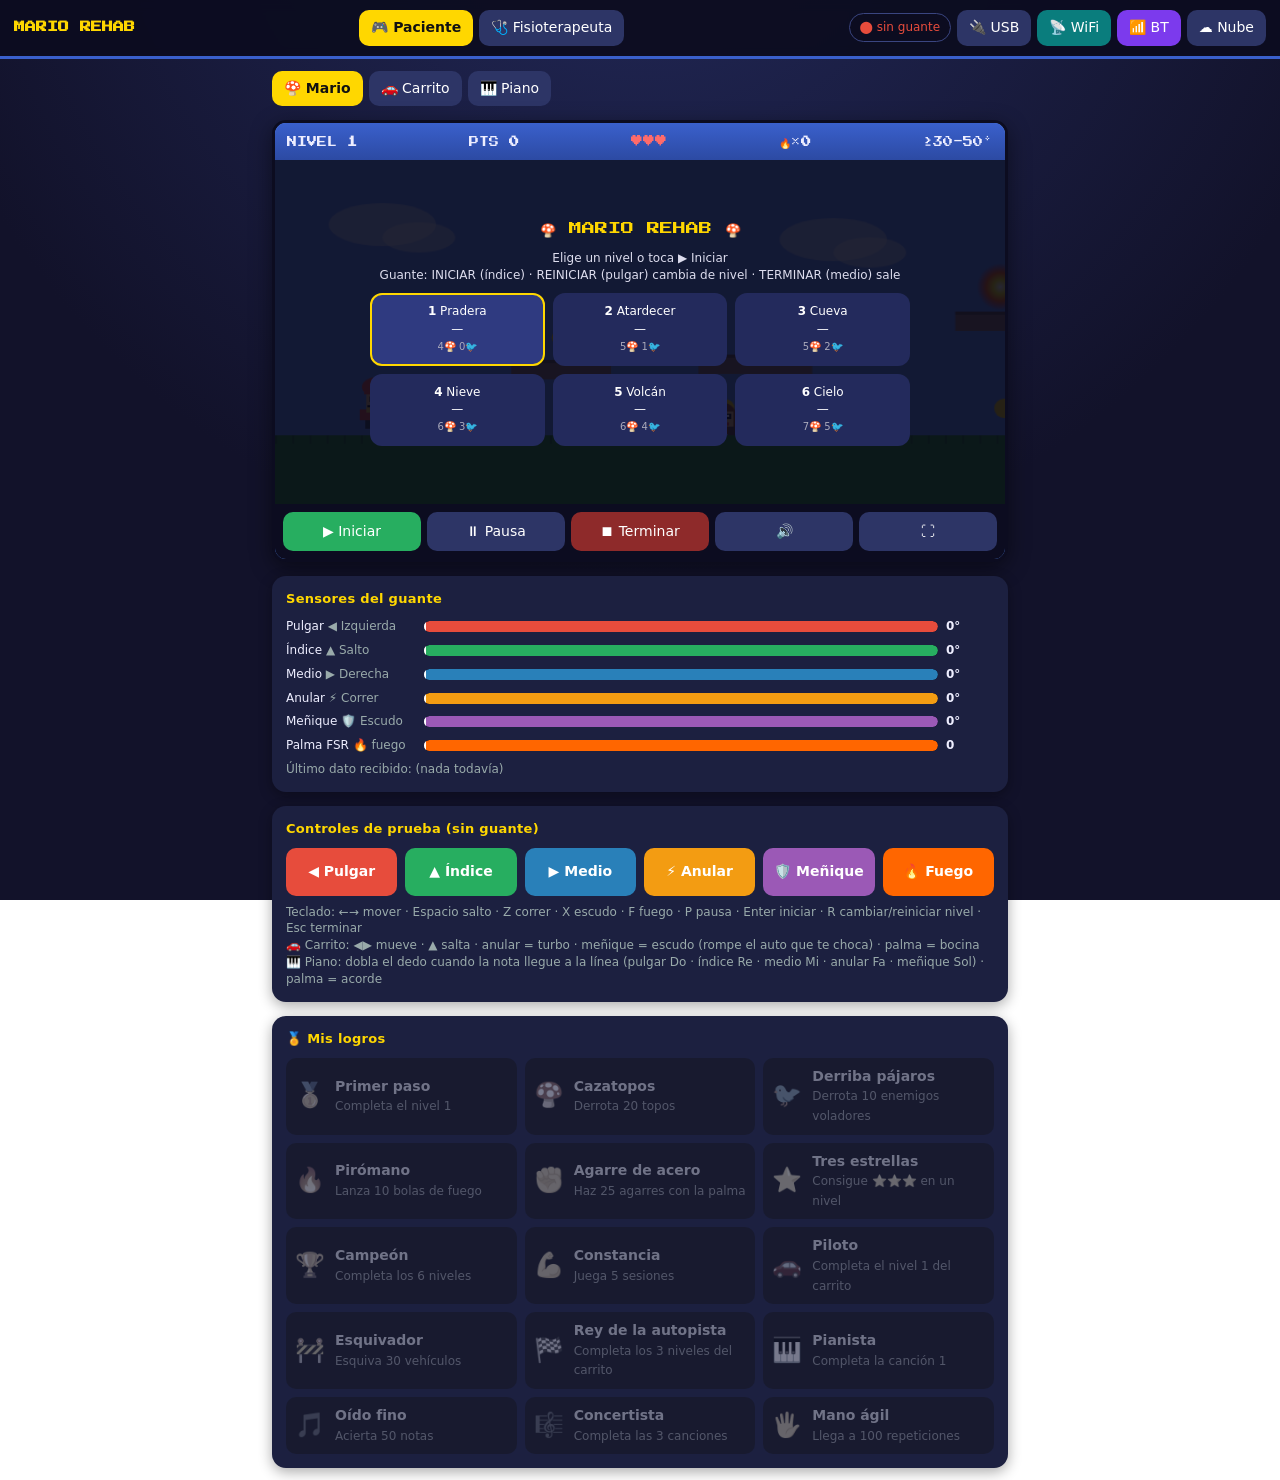
<file: public/mario-rehab.html>
<!DOCTYPE html>
<html lang="es"><head><meta charset="UTF-8"><meta name="viewport" content="width=device-width,initial-scale=1">
<title>Mario Rehab v10</title>
<link href="https://fonts.googleapis.com/css2?family=Press+Start+2P&display=swap" rel="stylesheet">
<style>
:root{--g:#FFD700;--bg:#12122a;--c1:#1c2040;--c2:#2d3566;--ac:#3a60cc}*{box-sizing:border-box;margin:0;padding:0}[hidden]{display:none!important}
body{background:radial-gradient(circle at 50% -20%,#232a5c,var(--bg) 60%) fixed;color:#eef;font:14px/1.4 system-ui,sans-serif;min-height:100vh}
header{display:flex;flex-wrap:wrap;gap:8px;align-items:center;justify-content:space-between;padding:10px 14px;background:#0c0c20ee;backdrop-filter:blur(6px);border-bottom:3px solid var(--ac);position:sticky;top:0;z-index:20}
button{font:inherit;cursor:pointer;border:0;border-radius:10px;padding:8px 12px;background:var(--c2);color:#fff;transition:transform .08s,filter .15s}
button:hover{filter:brightness(1.15)}button:active{transform:scale(.96)}
button:focus-visible,input:focus-visible{outline:2px solid var(--g)}.tab.on{background:var(--g);color:#111;font-weight:700}
main{max-width:760px;margin:0 auto;padding:12px;display:grid;gap:14px}
.card{background:var(--c1);border-radius:14px;padding:14px;box-shadow:0 4px 14px #0005}h3{font-size:13px;color:var(--g);margin-bottom:10px;letter-spacing:.3px}
.px{font-family:'Press Start 2P',monospace}.mut{color:#9aa;font-size:12px}
.chips{display:flex;gap:6px;align-items:center;flex-wrap:wrap}
.chip{font-size:12px;padding:5px 10px;border-radius:999px;background:#0c0c20;border:1px solid #3a4580}
#gr{background:#5C94FC;border-radius:14px;overflow:hidden;box-shadow:0 6px 22px #0007;border:3px solid #0c0c20}
#gr:fullscreen{display:flex;flex-direction:column;justify-content:center;border-radius:0;border:0;background:#000}
#hud{display:flex;justify-content:space-between;align-items:center;padding:10px 12px;background:linear-gradient(#3a60cc,#2c4aa3);font-size:10px;gap:6px}
#hv{color:#ff6b6b;font-size:12px}
#cw{position:relative;aspect-ratio:680/320}canvas{display:block;width:100%;height:100%}
#ov{position:absolute;inset:0;background:rgba(8,8,24,.88);display:flex;flex-direction:column;align-items:center;justify-content:center;gap:10px;text-align:center;padding:10px;overflow:auto}
#ot{font:13px 'Press Start 2P',monospace;color:var(--g);line-height:1.7}#op{font-size:12px;white-space:pre-line;color:#dde}
#lg{display:grid;grid-template-columns:repeat(3,1fr);gap:8px;width:100%;max-width:540px}
.lv{padding:8px 4px;font-size:12px;line-height:1.45;border-radius:12px;background:#232a5c;border:2px solid transparent}.lv.on{border-color:var(--g);background:#2f3a80}.lv small{color:#aab}
#mb{position:absolute;left:50%;bottom:10px;transform:translateX(-50%);max-width:92%;padding:8px 14px;text-align:center;font:9px/1.5 'Press Start 2P',monospace;color:var(--g);background:#0c0c20dd;border:2px solid var(--g);border-radius:10px;pointer-events:none}
#mb:empty{display:none}
#ctl{display:flex;gap:6px;padding:8px;background:#0c0c20;flex-wrap:wrap}#ctl button{flex:1;min-width:70px;padding:10px 6px}
.row{display:grid;grid-template-columns:130px 1fr 48px;gap:8px;align-items:center;margin:7px 0;font-size:12px}
.bar{height:11px;background:#0c0c20;border-radius:6px;position:relative;overflow:hidden}.bar i{display:block;height:100%;transition:width .1s;border-radius:6px}
.bar u{position:absolute;top:0;bottom:0;width:2px;background:#fff}
#pad{display:flex;flex-wrap:wrap;gap:8px}#pad button{flex:1;min-width:84px;padding:14px 4px;touch-action:none;font-weight:600}
#ach{display:grid;grid-template-columns:repeat(auto-fill,minmax(210px,1fr));gap:8px}
.ac{background:var(--bg);border-radius:10px;padding:9px;display:flex;gap:10px;align-items:center;opacity:.4;filter:grayscale(.8)}.ac.ok{opacity:1;filter:none;outline:1px solid var(--g)}.ac span{font-size:24px}
.kp{display:grid;grid-template-columns:repeat(auto-fit,minmax(120px,1fr));gap:8px}.kp div{background:var(--c1);border-radius:12px;padding:12px;box-shadow:0 3px 10px #0004}.kp b{display:block;font-size:24px;color:var(--g)}
table{border-collapse:collapse;font-size:12px;width:100%;white-space:nowrap}td,th{padding:6px 8px;border-bottom:1px solid var(--c2);text-align:left}th{color:#9aa;font-weight:600}
.al{color:#ffb4a8;font-size:12px;margin-top:6px}.set{display:grid;grid-template-columns:1fr 80px;gap:8px;align-items:center;margin:6px 0}
input{background:var(--bg);border:1px solid var(--ac);border-radius:8px;color:#fff;padding:7px;width:100%}
.act{display:flex;gap:8px;flex-wrap:wrap;margin-top:10px}
#toast{position:fixed;left:50%;bottom:18px;transform:translateX(-50%);background:#0c0c20;border:2px solid var(--g);color:#fff;padding:10px 16px;border-radius:12px;z-index:50;font-size:13px;box-shadow:0 6px 20px #000a}
#gsel button.on{background:var(--g);color:#111;font-weight:700}
@media(max-width:520px){.row{grid-template-columns:96px 1fr 44px}#hud{font-size:8px}}
</style></head><body>
<header><b class="px" style="font-size:11px;color:var(--g)">MARIO REHAB</b>
<nav style="display:flex;gap:6px"><button class="tab on" data-v="pac">🎮 Paciente</button><button class="tab" data-v="fis">🩺 Fisioterapeuta</button></nav>
<div class="chips"><span id="st" class="chip" style="color:#E74C3C">⬤ sin guante</span><button id="usb">🔌 USB</button><button id="wifi" style="background:#0a7d7d">📡 WiFi</button><button id="ble" style="background:#7C3AED">📶 BT</button><button id="cld" title="Nube (Google Sheets)">☁️ Nube</button></div></header>
<main>
<section id="v-pac" style="display:grid;gap:14px">
 <div class="chips" id="gsel"><button data-g="mario">🍄 Mario</button><button data-g="car">🚗 Carrito</button><button data-g="piano">🎹 Piano</button></div>
 <div id="gr"><div id="hud" class="px"><span>NIVEL <b id="hl">1</b></span><span>PTS <b id="hs">0</b></span><span id="hv">♥♥♥</span><span>🔥×<b id="ha">0</b></span><span id="hk"></span></div>
 <div id="cw"><canvas id="gc" width="680" height="320"></canvas><div id="ov"><h2 id="ot"></h2><p id="op"></p><div id="lg"></div></div><div id="mb"></div></div>
 <div id="ctl"><button id="bst" style="background:#27AE60">▶ Iniciar</button><button id="bpa">⏸ Pausa</button><button id="bnd" style="background:#8e2a2a">⏹ Terminar</button><button id="bmu">🔊</button><button id="bfs">⛶</button></div></div>
 <div class="card"><h3>Sensores del guante</h3><div id="sens"></div><p id="raw" class="mut">Último dato recibido: (nada todavía)</p><p id="gp" class="mut"></p></div>
 <div class="card"><h3>Controles de prueba (sin guante)</h3><div id="pad"></div>
 <p class="mut" style="margin-top:8px">Teclado: ←→ mover · Espacio salto · Z correr · X escudo · F fuego · P pausa · Enter iniciar · R cambiar/reiniciar nivel · Esc terminar<br>🚗 Carrito: ◀▶ mueve · ▲ salta · anular = turbo · meñique = escudo (rompe el auto que te choca) · palma = bocina<br>🎹 Piano: dobla el dedo cuando la nota llegue a la línea (pulgar Do · índice Re · medio Mi · anular Fa · meñique Sol) · palma = acorde</p></div>
 <div class="card"><h3>🏅 Mis logros</h3><div id="ach"></div></div>
</section>
<section id="v-fis" hidden style="gap:14px">
 <div class="kp" id="kpi"></div>
 <div class="card"><h3>Rango de movimiento por dedo (°) — última sesión vs. promedio</h3><canvas id="c1" width="680" height="200" style="width:100%"></canvas><div id="al" class="al"></div></div>
 <div class="card"><h3>Evolución: repeticiones (barras) y rango medio (línea)</h3><canvas id="c2" width="680" height="200" style="width:100%"></canvas></div>
 <div class="card"><h3>Progreso por nivel</h3><div style="overflow-x:auto"><table id="lp"></table></div></div>
 <div class="card"><h3>Sesiones</h3><div style="overflow-x:auto"><table id="tb"></table></div></div>
 <div class="card"><h3>☁️ Nube</h3><p class="mut" id="cinfo"></p><div class="act"><button id="pull" style="background:#0a7d4d">⬇ Traer sesiones de la nube</button><button id="cld2">⚙ Configurar nube</button></div></div>
 <div class="card"><h3>Ajuste de sensibilidad</h3>
 <div class="set" style="grid-template-columns:1fr 270px"><span>Ángulo para activar, nivel 1 (°): Pulgar / Índice / Medio / Anular / Meñique</span><div style="display:flex;gap:4px"><input id="tp" type="number" min="3" max="85"><input id="ti" type="number" min="3" max="85"><input id="tm" type="number" min="3" max="85"><input id="ta" type="number" min="3" max="85"><input id="tk" type="number" min="3" max="85"></div></div>
 <div class="set"><span>Aumento por nivel (°)</span><input id="cs" type="number" min="0" max="10"></div>
 <div class="set"><span>Umbral de agarre FSR, nivel 1 (0–4095)</span><input id="cg" type="number" min="100" max="3500"></div>
 <div class="set"><span>Aumento FSR por nivel</span><input id="cq" type="number" min="0" max="400"></div>
 <p class="mut">Al subir de nivel hay que doblar más el dedo y apretar más fuerte para que el juego lo detecte.</p>
 <div class="act"><button id="csv">📁 Exportar CSV</button><button id="demo">🧪 Cargar datos demo</button><button id="clr" style="background:#8e2a2a">🗑 Borrar todo</button></div></div>
</section>
</main>
<div id="toast" hidden></div>
<script>
const $=id=>document.getElementById(id),LS=(k,d)=>{try{return JSON.parse(localStorage.getItem(k))??d}catch(e){return d}},SV=(k,v)=>{try{localStorage.setItem(k,JSON.stringify(v))}catch(e){}};
let sessions=LS('mr9s',[]),prog=LS('mr9p',{}),cfg=LS('mr9e',{th:{p:50,i:30,m:50,a:30,k:50},step:2,fsr:500,fstep:120});
const SVC='4fafc201-1fb5-459e-8fcc-c5c9c331914b',CHR='beb5483e-36e1-4688-b7f5-ea07361b26a8';
const FN=[['p','Pulgar','◀ Izquierda','#E74C3C'],['i','Índice','▲ Salto','#27AE60'],['m','Medio','▶ Derecha','#2980B9'],['a','Anular','⚡ Correr','#F39C12'],['k','Meñique','🛡️ Escudo','#9B59B6']];
const RP={p:'l',i:'j',m:'r',a:'d',k:'s'};
const CL=[{n:'Ciudad',sky:'#7ec8ff',gr:'#444',len:14000,sp:3.2,den:380},{n:'Autopista',sky:'#ffb36b',gr:'#3a3a3a',len:18000,sp:3.8,den:330},{n:'Noche',sky:'#14143a',gr:'#2b2b2b',len:22000,sp:4.4,den:290}];
function song(s,beat){let t=beat*2,o=[];s.split(' ').forEach(k=>{if(k==='_'){t+=beat;return}const u=k.endsWith('/')?.5:k.endsWith(':')?2:1;o.push({f:+k[0],at:t,c:0,m:0});t+=beat*u});return{n:o,end:t}}
const SA='2 1 0 _ 2 1 0 _ 0 0 0 0 1 1 1 1 2 1 0 _ ';
const PL=[{n:'Pan caliente',sky:'#1b2a6b',v:2.2,beat:44,win:26,song:SA+SA.trim()},{n:'Mary y su corderito',sky:'#3b1f6e',v:2.7,beat:38,win:22,song:'2 1 0 1 2 2 2: 1 1 1: 2 4 4: 2 1 0 1 2 2 2 2 1 1 2 1 0:'},{n:'Oda a la alegría',sky:'#5a1d3a',v:3.2,beat:34,win:18,song:'2 2 3 4 4 3 2 1 0 0 1 2 2 1 1: 2 2 3 4 4 3 2 1 0 0 1 2 1 0 0:'}];
PL.forEach(l=>l.cnt=song(l.song,l.beat).n.length);
const NN=['Do','Re','Mi','Fa','Sol'],PF=[262,294,330,349,392];
let GM=LS('mr9g','mario'),progC=LS('mr9pc',{}),progP=LS('mr9pp',{});const LVS=()=>GM==='car'?CL:GM==='piano'?PL:LV,PRG=()=>GM==='car'?progC:GM==='piano'?progP:prog;
const LV=[{n:'Pradera',sky:'#5C94FC',gr:'#228B22',pl:'#8D6E63',len:2200,m:4,b:0,sp:1.2},{n:'Atardecer',sky:'#E67E5A',gr:'#8B4500',pl:'#A0522D',len:2400,m:5,b:1,sp:1.4},{n:'Cueva',sky:'#2c2c44',gr:'#555',pl:'#607D8B',len:2600,m:5,b:2,sp:1.6},{n:'Nieve',sky:'#9ccbe8',gr:'#e8f4f8',pl:'#7fa6bd',len:2800,m:6,b:3,sp:1.8},{n:'Volcán',sky:'#4a1010',gr:'#6b2a10',pl:'#8a3b1a',len:3000,m:6,b:4,sp:2},{n:'Cielo',sky:'#3B1F6E',gr:'#5b3b9a',pl:'#8e6fd0',len:3200,m:7,b:5,sp:2.2}];
/* ---------- avisos ---------- */
let toastT;const toast=t=>{const e=$('toast');e.textContent=t;e.hidden=false;clearTimeout(toastT);toastT=setTimeout(()=>e.hidden=true,3500)};
/* ---------- audio ---------- */
let AX,mute=LS('mr9m',false);const tone=(f,d,v=.05,ty='square')=>{if(mute)return;try{AX=AX||new(window.AudioContext||window.webkitAudioContext)();const o=AX.createOscillator(),g=AX.createGain();o.type=ty;o.frequency.value=f;g.gain.value=v;o.connect(g);g.connect(AX.destination);o.start();g.gain.exponentialRampToValueAtTime(1e-4,AX.currentTime+d);o.stop(AX.currentTime+d)}catch(e){}};
const snd=a=>a.forEach((f,i)=>setTimeout(()=>tone(f,.1),i*70));
/* ---------- estado ---------- */
const W=680,H=320,GR=256,cv=$('gc'),cx=cv.getContext('2d');
const S={p:0,i:0,m:0,a:0,k:0,f:0,t:0};
let conn=null,st='menu',G={lv:1},sel=1,kb={},gl={},pi={},pv={},grip=false,R,mario,D,cam=0,parts=[],shots=[],tk=0,lastT=0,msgT=0;
const msg=(t,f=90)=>{$('mb').textContent=t;msgT=f};
const ftk=k=>cfg.th[k]+(G.lv-1)*cfg.step,ft=()=>ftk('m'),gt=()=>cfg.fsr+(G.lv-1)*cfg.fstep;
/* ---------- nivel (cada uno independiente, generado con semilla propia) ---------- */
function rng(s){return()=>(s=s*16807%2147483647)/2147483647}
function build(n){const L=LV[n-1],r=rng(n*977+13),len=L.len,pl=[{x:0,y:GR,w:len,h:64}],en=[],co=[],fl=[];
 for(let x=220;x<len-300;x+=170+r()*90)pl.push({x,y:GR-(70+(r()*80|0)),w:80+(r()*60|0),h:18});
 for(let i=0;i<L.m;i++){const x=380+i*(len-700)/L.m+r()*60;en.push({t:'m',x,x0:x,y:GR-30,w:28,h:30,vx:-L.sp,alive:1,f:0})}
 for(let i=0;i<L.b;i++){const x=500+i*(len-800)/L.b;en.push({t:'b',x,x0:x,y:100,y0:90+r()*50,w:30,h:20,ph:r()*6,alive:1,f:0})}
 pl.slice(1).forEach((p,i)=>{if(i%2==0)co.push({x:p.x+p.w/2-9,y:p.y-30,w:18,h:18,c:0})});
 for(let x=150;x<len-200;x+=130)co.push({x,y:GR-34,w:18,h:18,c:0});
 [.3,.65].forEach(f=>{const p=pl[1+Math.floor(f*(pl.length-2))];fl.push({x:p.x+p.w/2-11,y:p.y-34,w:22,h:22})});
 return{pl,en,co,fl,len,flag:{x:len-70,y:GR-110,w:14,h:110}}}
function buildCar(n){return{dist:0,len:CL[n-1].len,obs:[],co:[],next:200}}
function setup(n){G={lv:n,score:0,lives:3,ammo:0,cd:0,shT:0,shC:0};D=GM==='car'?buildCar(n):GM==='piano'?buildPia(n):build(n);mario=GM==='car'?{x:120,y:GR-30,vx:0,vy:0,w:64,h:30,g:1,inv:0,fr:1,wa:0}:{x:80,y:GR-48,vx:0,vy:0,w:28,h:40,g:0,inv:0,fr:1,wa:0};cam=0;parts=[];shots=[];grip=false;hud()}
function newR(){R={reps:{l:0,j:0,r:0,d:0,s:0,f:0},max:{p:0,i:0,m:0,a:0,k:0},fm:0,fs:0,fn:0,grips:0,kills:0,birds:0,t0:Date.now(),sim:!conn}}
function start(n){sel=n;setup(n);newR();pi={};st='play';$('ov').hidden=true;msg('NIVEL '+n+' · '+LVS()[n-1].n,150);toast('Umbrales: '+FN.map(f=>ftk(f[0])).join('/')+'°')}
function hud(){$('hl').textContent=G.lv;$('hs').textContent=G.score;$('hv').textContent='♥'.repeat(Math.max(0,G.lives));$('ha').textContent=G.ammo;$('hk').textContent=(GM==='car'&&D&&D.len?Math.min(100,D.dist/D.len*100|0)+'% · ':'')+(GM==='piano'&&D&&D.co?'🎵'+D.co.filter(n=>n.c).length+'/'+D.co.length+' · ':'')+'≥'+ftk('i')+'-'+ftk('m')+'°';$('gr').style.background=LVS()[G.lv-1].sky}
function showMenu(t,p){st='menu';$('ot').textContent=t;$('op').textContent=p;$('ov').hidden=false;
 $('lg').innerHTML=LVS().map((l,i)=>{const q=PRG()[i+1];return`<button class="lv${sel===i+1?' on':''}" data-l="${i+1}"><b>${i+1}</b> ${l.n}<br>${'⭐'.repeat(q?.stars||0)||'—'} <small>${q?.best||''}</small><br><small>${GM==='car'?'🏁 '+Math.round(l.len/100)+' m':GM==='piano'?'🎵 '+l.cnt+' notas':l.m+'🍄 '+l.b+'🐦'}</small></button>`}).join('')}
$('lg').onclick=e=>{const b=e.target.closest('[data-l]');if(b)start(+b.dataset.l)};
function end(res){if(st!=='play'&&st!=='pause')return;const L=G.lv,c=D.co.filter(x=>x.c).length;let stars=0;
 if(res==='win'){G.score+=300+G.lives*100;stars=1+(c/D.co.length>=.7)+(G.lives===3);snd([523,659,784,1046])}else if(res==='lose')snd([200,150,100]);
 if(res==='win'||Object.values(R.reps).some(x=>x)){sessions.push(lastS={id:Date.now(),d:new Date().toISOString(),paciente:pac(),lv:L,g:GM,res,score:G.score,dur:Math.round((Date.now()-R.t0)/1000),reps:R.reps,max:R.max,fm:R.fm,fa:R.fn?Math.round(R.fs/R.fn):0,grips:R.grips,kills:R.kills,birds:R.birds,coins:c,ct:D.co.length,lives:G.lives,stars,sim:R.sim,ft:ft(),th:{p:ftk('p'),i:ftk('i'),m:ftk('m'),a:ftk('a'),k:ftk('k')}});up(lastS);SV('mr9s',sessions.slice(-300));try{window.parent&&window.parent!==window&&window.parent.postMessage({type:'MARIO_REHAB_SESSION_SAVED',session:lastS},'*');window.opener&&window.opener.postMessage({type:'MARIO_REHAB_SESSION_SAVED',session:lastS},'*')}catch(e){}}
 if(res==='win'){const PR=PRG(),q=PR[L]||{stars:0,best:0};PR[L]={done:1,stars:Math.max(q.stars,stars),best:Math.max(q.best,G.score)};SV(GM==='car'?'mr9pc':GM==='piano'?'mr9pp':'mr9p',PR)}
 sel=res==='win'?Math.min(L+1,LVS().length):L;showMenu(res==='win'?'🏆 ¡NIVEL '+L+' COMPLETADO!':res==='lose'?'GAME OVER':'SESIÓN TERMINADA','Puntos: '+G.score+(stars?'\n'+'⭐'.repeat(stars):'')+'\nElige un nivel (cada uno es independiente)');renderAll()}
const togglePause=()=>{if(st==='play'){st='pause';msg('⏸ PAUSA',300)}else if(st==='pause'){st='play';msg('▶',30)}};
const doStart=()=>{if(st==='menu')start(sel);else if(st==='pause'){st='play';msg('▶',30)}};
const doRestart=()=>{if(st==='menu'){sel=sel%LVS().length+1;showMenu($('ot').textContent,$('op').textContent)}else start(G.lv)};
const doEnd=()=>end('quit');
$('bst').onclick=doStart;$('bpa').onclick=togglePause;$('bnd').onclick=doEnd;
$('bmu').textContent=mute?'🔇':'🔊';$('bmu').onclick=()=>{mute=!mute;SV('mr9m',mute);$('bmu').textContent=mute?'🔇':'🔊'};
$('bfs').onclick=()=>{if(document.fullscreenElement)document.exitFullscreen();else($('gr').requestFullscreen||(()=>toast('Pantalla completa no disponible aquí')))?.call($('gr'))};
/* ---------- guante: parser y lógica de agarre ---------- */
let buf='';
function feed(s){buf+=s;let n;while((n=buf.indexOf('\n'))>=0){parse(buf.slice(0,n));buf=buf.slice(n+1)}}
function legacy(l){const m=l.match(/^(Pulgar|Indice|Medio|Anular|Menique|Iniciar|Reiniciar|Terminar|FSR):\s*(\d+|ACTIVO|OFF)/);if(!m)return;const k=m[1],v=m[2],A={Pulgar:'p',Indice:'i',Medio:'m',Anular:'a',Menique:'k'};
 if(A[k])S[A[k]]=+v;else if(k==='FSR'){S.f=+v;onSensors()}else{const b={Iniciar:1,Reiniciar:2,Terminar:4}[k];S.t=v==='ACTIVO'?S.t|b:S.t&~b}}
function parse(l){l=l.trim();if(l)$('raw').textContent='Último dato recibido: '+l.slice(0,70);if(l[0]!=='G'){legacy(l);return}const v=l.split(',').slice(1).map(Number);if(v.length<7||v.some(isNaN))return;[S.p,S.i,S.m,S.a,S.k,S.f,S.t]=v;onSensors()}
function gripEdge(){R&&(st==='play')&&R.grips++;if(st!=='play')return;if(GM==='car'){snd([392,392]);return}if(GM==='piano'){snd([262,330,392]);return}if(G.ammo>0)fire();else msg('✊ SIN FUEGO — busca la flor 🔥',60)}
function onSensors(){const g=gt(),f=ft();
 if(S.f>=g&&!grip){grip=true;gripEdge()}else if(grip&&S.f<g*.6)grip=false;
 // Con agarre activo los flex se ignoran: solo cuenta el FSR
 FN.forEach(([k])=>{gl[k]=!grip&&S[k]>=ftk(k)});
 if(st==='play'){if(!grip)FN.forEach(([k])=>{R.max[k]=Math.max(R.max[k],S[k])});else{R.fm=Math.max(R.fm,S.f);R.fs+=S.f;R.fn++}}
 const t=[S.t&1,S.t&2,S.t&4].map(Boolean);
 if(t[0]&&!pv.a)doStart();if(t[1]&&!pv.b)doRestart();if(t[2]&&!pv.c)doEnd();pv={a:t[0],b:t[1],c:t[2]};drawSens()}
function drawSens(){FN.forEach(([k])=>{const b=$('b'+k);b.style.width=Math.min(S[k]/90*100,100)+'%';b.nextSibling.style.left=Math.min(ftk(k)/90*100,100)+'%';$('v'+k).textContent=S[k]+'°'});
 $('bf').style.width=Math.min(S.f/3000*100,100)+'%';$('bf').nextSibling.style.left=Math.min(gt()/3000*100,100)+'%';$('vf').textContent=S.f;
 $('gp').textContent=(grip?'✊ AGARRE: los dedos flex quedan bloqueados · ':'')+'Touch: '+(S.t&1?'INICIAR ':'')+(S.t&2?'REINICIAR ':'')+(S.t&4?'TERMINAR':'')}
$('sens').innerHTML=FN.map(([k,n,a,c])=>`<div class="row"><span>${n} <small class="mut">${a}</small></span><div class="bar"><i id="b${k}" style="background:${c}"></i><u></u></div><b id="v${k}">0°</b></div>`).join('')+`<div class="row"><span>Palma FSR <small class="mut">🔥 fuego</small></span><div class="bar"><i id="bf" style="background:#FF6600"></i><u></u></div><b id="vf">0</b></div>`;
/* ---------- conexión USB / WiFi / BLE ---------- */
let port,rd,bd,ws,lastS,cloud=LS('mr9u','');
$('wifi').onclick=()=>{if(conn)return disc();const ip=prompt('IP del guante (la muestra el monitor serial del ESP32):',LS('mr9ip','192.168.'));if(!ip)return;SV('mr9ip',ip);
 ws=new WebSocket('ws://'+ip.trim()+':81');ws.onopen=()=>setConn('wifi','⬤ WiFi conectado','#1abc9c');ws.onmessage=e=>feed(e.data);
 ws.onclose=()=>{if(conn==='wifi'){setConn(null,'⬤ WiFi desconectado','#E74C3C');gl={};grip=false;msg('📡 Guante desconectado',150)}};ws.onerror=()=>{if(!conn)setConn(null,'⬤ error WiFi','#E74C3C')}};
/* ---------- nube ---------- */
const pac=()=>localStorage.getItem('mr9n')||'P001';
function cloudUI(){const b=$('cld');b.textContent=cloud?'☁️ '+pac():'☁️ Nube';b.style.background=cloud?'#0a7d4d':'';
 $('cinfo').textContent=cloud?'Nube activa · paciente '+pac()+'. Cada sesión terminada se envía sola a tu hoja de Google.':'Nube desactivada. Pulsa «Configurar nube» y pega la URL de tu Apps Script.'}
function cfgCloud(){const u=prompt('URL de tu Apps Script terminada en /exec?t=TU_CLAVE\n(vacío = desactivar la nube):',cloud);if(u===null)return;cloud=u.trim();SV('mr9u',cloud);
 if(cloud){const n=prompt('Código del paciente (no uses el nombre completo):',pac());if(n)try{localStorage.setItem('mr9n',n.trim())}catch(e){}}cloudUI();toast(cloud?'☁️ Nube activada':'☁️ Nube desactivada')}
$('cld').onclick=cfgCloud;$('cld2').onclick=cfgCloud;
async function up(s){if(!cloud)return;try{await fetch(cloud,{method:'POST',mode:'no-cors',headers:{'Content-Type':'text/plain'},body:JSON.stringify({...s,paciente:pac()})});toast('☁️ Sesión enviada (revisa tu hoja para confirmar)')}catch(e){toast('☁️ No se pudo enviar. ¿Hay internet?')}}
$('pull').onclick=async()=>{if(!cloud)return toast('Primero configura la nube');toast('☁️ Consultando…');
 try{const r=await fetch(cloud+(cloud.includes('?')?'&':'?')+'p='+encodeURIComponent(pac())),j=await r.json();
  if(!Array.isArray(j))return toast('☁️ '+(j.error||'respuesta inesperada'));
  const ids=new Set(sessions.map(s=>s.id));let nuevas=0;j.forEach(s=>{if(!ids.has(s.id)){sessions.push(s);nuevas++}});
  sessions.sort((a,b)=>new Date(a.d)-new Date(b.d));SV('mr9s',sessions.slice(-300));renderAll();toast('☁️ '+j.length+' en la nube · '+nuevas+' nuevas aquí')}
 catch(e){toast('☁️ No se pudo leer la nube. Revisa la URL y que la implementación sea «cualquier persona».')}};
function setConn(c,t,col){conn=c;$('st').textContent=t;$('st').style.color=col;$('usb').textContent=c==='usb'?'🔌 Desconectar':'🔌 USB';$('ble').textContent=c==='ble'?'📶 Desconectar':'📶 BT';$('wifi').textContent=c==='wifi'?'📡 Desconectar':'📡 WiFi'}
async function disc(){try{if(ws){ws.close();ws=null}if(rd){await rd.cancel();rd=null}if(port){await port.close();port=null}if(bd&&bd.gatt.connected)bd.gatt.disconnect()}catch(e){}bd=null;setConn(null,'⬤ sin guante','#E74C3C');gl={};grip=false}
$('usb').onclick=async()=>{if(conn)return disc();if(!navigator.serial)return alert('Usa Chrome o Edge (Web Serial) abriendo este archivo en tu PC.');
 try{port=await navigator.serial.requestPort();await port.open({baudRate:115200});setConn('usb','⬤ USB conectado','#27AE60');const d=new TextDecoderStream();port.readable.pipeTo(d.writable);rd=d.readable.getReader();
 (async()=>{try{for(;;){const{value,done}=await rd.read();if(done)break;feed(value)}}catch(e){}})()}catch(e){setConn(null,'⬤ error USB','#E74C3C')}};
$('ble').onclick=async()=>{if(conn)return disc();if(!navigator.bluetooth)return alert('Usa Chrome (PC o Android) con Bluetooth. iOS no soporta Web Bluetooth.');
 try{bd=await navigator.bluetooth.requestDevice({filters:[{name:'Mario_Rehab'},{services:[SVC]}],optionalServices:[SVC]});
 bd.addEventListener('gattserverdisconnected',()=>{if(conn==='ble'){setConn(null,'⬤ BT desconectado','#E74C3C');msg('📶 Guante desconectado',150)}});
 const sv=await(await bd.gatt.connect()).getPrimaryService(SVC),ch=await sv.getCharacteristic(CHR);
 ch.addEventListener('characteristicvaluechanged',e=>feed(new TextDecoder().decode(e.target.value)));await ch.startNotifications();setConn('ble','⬤ BT conectado','#A855F7')}
 catch(e){setConn(null,'⬤ '+(e.name==='NotFoundError'?'no encontrado':'error BT'),'#E74C3C')}};
/* ---------- fuego ---------- */
function fire(){if(GM!=='mario'||st!=='play'||G.ammo<=0||G.cd>0)return;G.ammo--;G.cd=20;R.reps.f++;hud();snd([300,600,900]);
 shots.push({x:mario.fr?mario.x+mario.w:mario.x-12,y:mario.y+14,w:12,h:12,vx:mario.fr?8:-8,vy:0,life:110})}
function kill(e,pts){e.alive=0;G.score+=pts;e.t==='b'?R.birds++:R.kills++;hud();snd([220,160]);boom(e.x+e.w/2,e.y,'#E74C3C');msg((e.t==='b'?'🐦':'🍄')+' ¡DERROTADO! +'+pts,50)}
function boom(x,y,c){for(let i=0;i<8;i++)parts.push({x,y,vx:(Math.random()-.5)*5,vy:Math.random()*-5-2,c,l:30+Math.random()*20,s:4+Math.random()*4})}
const ov=(a,b)=>a.x<b.x+b.w&&a.x+a.w>b.x&&a.y<b.y+b.h&&a.y+a.h>b.y;
function hit(){if(G.shT>0||mario.inv>0)return;G.lives--;hud();snd([180]);if(G.lives<=0)return end('lose');if(GM==='car'){mario.inv=100;msg('¡CHOQUE! Vidas: '+G.lives,80);return}mario.x=80;mario.y=GR-48;mario.vx=mario.vy=0;mario.inv=100;cam=0;msg('¡CUIDADO! Vidas: '+G.lives,80)}
/* ---------- bucle ---------- */
function update(dt){const m=mario,I={};FN.forEach(([k])=>I[k]=!!(kb[k]||gl[k]));
 FN.forEach(([k])=>{if(I[k]&&!pi[k])R.reps[RP[k]]++});const pp=pi;pi=I;tk++;if(GM==='car')return updCar(dt,I);if(GM==='piano')return updPia(dt,I,pp);
 const sp=I.a?6:3.8;if(I.p){m.vx=-sp;m.fr=0}else if(I.m){m.vx=sp;m.fr=1}else m.vx*=.75;
 if(I.i&&m.g){m.vy=-11.5;m.g=0;snd([523,659])}
 if(I.k&&G.shC<=0&&G.shT<=0){G.shT=100;G.shC=320;msg('🛡️ ESCUDO',40)}
 G.shT--;G.shC--;G.cd--;if(m.inv>0)m.inv--;
 m.vy+=.55*dt;m.x+=m.vx*dt;m.y+=m.vy*dt;m.x=Math.max(0,Math.min(m.x,D.len-m.w));m.g=0;m.wa+=Math.abs(m.vx)*.1;
 for(const p of D.pl)if(m.x+m.w>p.x&&m.x<p.x+p.w&&m.y+m.h>p.y&&m.y+m.h<p.y+24&&m.vy>=0){m.y=p.y-m.h;m.vy=0;m.g=1}
 for(const f of D.fl)if(!f.t&&ov(m,f)){f.t=1;G.ammo+=3;hud();snd([784,988,1318]);msg('🔥 +3 BOLAS · aprieta la palma',100)}
 for(const e of D.en){if(!e.alive)continue;e.f+=.1;
  if(e.t==='b'){e.x=e.x0+Math.sin(tk*.02+e.ph)*130;e.y=e.y0+Math.sin(tk*.06+e.ph)*22}
  else{e.x+=e.vx*dt;if(e.x<e.x0-110)e.vx=Math.abs(e.vx);if(e.x>e.x0+110)e.vx=-Math.abs(e.vx)}
  if(ov(m,e)){if(m.vy>0&&m.y+m.h<e.y+e.h*.7){kill(e,100+50*G.lv);m.vy=-7}else hit()}}
 for(const c of D.co)if(!c.c&&ov(m,c)){c.c=1;G.score+=50;hud();snd([988,1318])}
 for(const s of shots){s.vy+=.35;s.y+=s.vy;if(s.y+s.h>=GR){s.y=GR-s.h;s.vy=-4}s.x+=s.vx*dt;s.life--;
  for(const e of D.en)if(e.alive&&ov(s,e)){kill(e,150+50*G.lv);s.life=0}}
 shots=shots.filter(s=>s.life>0&&s.x>0&&s.x<D.len);
 parts.forEach(p=>{p.x+=p.vx;p.y+=p.vy;p.vy+=.3;p.l--});parts=parts.filter(p=>p.l>0);
 if(ov(m,D.flag))return end('win');
 cam+=(m.x-W/2+m.w/2-cam)*.1;cam=Math.max(0,Math.min(cam,D.len-W))}
function loop(ts){const dt=Math.min((ts-lastT)/16.67,3);lastT=ts;if(st==='play')update(dt);render();if(msgT>0&&--msgT===0)$('mb').textContent='';requestAnimationFrame(loop)}
/* ---------- dibujo ---------- */
function flame(x,y,r){const t=Date.now()/200,p=1+.18*Math.sin(t*3),g=cx.createRadialGradient(x,y,0,x,y,r*1.7*p);g.addColorStop(0,'#fff');g.addColorStop(.3,'#FFEE00');g.addColorStop(.6,'#FF6600');g.addColorStop(1,'rgba(255,30,0,0)');cx.fillStyle=g;cx.beginPath();cx.arc(x,y,r*1.7*p,0,7);cx.fill()}
function render(){const L=LVS()[G.lv-1];if(GM==='car')return renderCar(L);if(GM==='piano')return renderPia(L);cx.clearRect(0,0,W,H);cx.save();cx.translate(-(cam|0),0);
 cx.fillStyle=L.sky;cx.fillRect(cam,0,W,GR);cx.fillStyle='rgba(255,255,255,.45)';
 for(let i=0;i<9;i++){const x=i*420+100+cam*.7;cx.beginPath();cx.ellipse(x,60+(i%3)*14,50,20,0,0,7);cx.fill();cx.beginPath();cx.ellipse(x+34,72+(i%3)*14,34,14,0,0,7);cx.fill()}
 cx.fillStyle=L.gr;cx.fillRect(0,GR,D.len,64);cx.fillStyle='rgba(0,0,0,.2)';for(let x=0;x<D.len;x+=16)cx.fillRect(x,GR,2,8);
 for(const p of D.pl.slice(1)){cx.fillStyle=L.pl;cx.fillRect(p.x,p.y,p.w,p.h);cx.fillStyle='rgba(0,0,0,.35)';cx.fillRect(p.x,p.y,p.w,3)}
 const t=Date.now()/500;for(const c of D.co){if(c.c)continue;cx.fillStyle='#FFD700';cx.beginPath();cx.ellipse(c.x+9,c.y+9,9,9*(.6+.4*Math.abs(Math.sin(t+c.x*.01))),0,0,7);cx.fill()}
 for(const f of D.fl)if(!f.t)flame(f.x+11,f.y+11,11);
 const F=D.flag;cx.fillStyle='#ddd';cx.fillRect(F.x,F.y,4,F.h);cx.fillStyle='#27AE60';cx.beginPath();cx.moveTo(F.x+4,F.y);cx.lineTo(F.x+40,F.y+14);cx.lineTo(F.x+4,F.y+28);cx.fill();
 for(const e of D.en)if(e.alive)e.t==='b'?bird(e):mole(e);
 if(mario.inv%8<4)drawMario(mario);
 for(const s of shots)flame(s.x+6,s.y+6,7);
 for(const p of parts){cx.globalAlpha=p.l/50;cx.fillStyle=p.c;cx.fillRect(p.x,p.y,p.s,p.s)}cx.globalAlpha=1;cx.restore();
 if(st==='pause'){cx.fillStyle='rgba(0,0,0,.5)';cx.fillRect(0,0,W,H);cx.fillStyle='#FFD700';cx.font='20px "Press Start 2P",monospace';cx.textAlign='center';cx.fillText('PAUSA',W/2,H/2);cx.textAlign='left'}}
function mole(e){const x=Math.round(e.x),y=Math.round(e.y),f=Math.floor(e.f)%2;cx.fillStyle='#8B4513';cx.beginPath();cx.ellipse(x+14,y+15,14,15,0,0,7);cx.fill();cx.fillStyle='#F1C27D';cx.fillRect(x+4,y+8,20,14);cx.fillStyle='#111';cx.fillRect(x+6,y+10,5,5);cx.fillRect(x+17,y+10,5,5);cx.fillStyle='#fff';cx.fillRect(x+7,y+11,2,2);cx.fillRect(x+18,y+11,2,2);cx.fillStyle='#E74C3C';cx.fillRect(x+8,y+18,12,3);cx.fillStyle='#5D4037';cx.fillRect(x,y+30-(f?8:12),11,f?8:12);cx.fillRect(x+19,y+30-(f?12:8),9,f?12:8)}
function bird(e){const x=e.x,y=e.y,w=Math.sin(tk*.3+e.ph)*9;cx.fillStyle='#34495E';cx.beginPath();cx.ellipse(x+15,y+12,15,8,0,0,7);cx.fill();cx.beginPath();cx.moveTo(x+6,y+10);cx.lineTo(x+16,y-8+w);cx.lineTo(x+24,y+10);cx.fill();cx.fillStyle='#F39C12';cx.fillRect(x-5,y+9,7,4);cx.fillStyle='#fff';cx.fillRect(x+4,y+7,5,5);cx.fillStyle='#000';cx.fillRect(x+4,y+9,2,2)}
function drawMario(m){const x=Math.round(m.x),y=Math.round(m.y);cx.save();if(!m.fr){cx.translate(x+m.w,0);cx.scale(-1,1);cx.translate(-x,0)}
 const t=Math.floor(m.wa)%3;cx.fillStyle='#E74C3C';cx.beginPath();cx.ellipse(x+14,y+3,13,9,0,0,7);cx.fill();cx.fillRect(x+3,y+3,22,7);cx.fillStyle='#F1C27D';cx.fillRect(x+5,y+10,18,14);cx.fillStyle='#111';cx.fillRect(x+8,y+12,5,5);cx.fillRect(x+17,y+12,5,5);cx.fillRect(x+6,y+20,16,3);cx.fillStyle='#E74C3C';cx.fillRect(x+4,y+24,20,10);cx.fillStyle='#F4D03F';cx.fillRect(x+5,y+22,18,5);
 cx.fillStyle='#2C3E50';if(m.g&&Math.abs(m.vx)>.5){cx.fillRect(x+4,y+34+(t==1?2:0),11,8-(t==1?2:0));cx.fillRect(x+17,y+34+(t==0?4:0),8,8-(t==0?4:0))}else{cx.fillRect(x+4,y+34,11,8);cx.fillRect(x+17,y+34,8,8)}
 cx.fillStyle='#E74C3C';cx.fillRect(x-1,y+24,6,10);cx.fillRect(x+23,y+24,6,10);cx.restore();
 if(G.shT>0){cx.strokeStyle='rgba(120,220,255,.8)';cx.lineWidth=3;cx.beginPath();cx.arc(x+14,y+22,30,0,7);cx.stroke()}}
/* ---------- juego del carrito ---------- */
function updCar(dt,I){const m=mario,L=CL[G.lv-1],sp=L.sp*(I.a?1.5:1);
 if(I.p)m.vx=-3.5;else if(I.m)m.vx=3.5;else m.vx*=.7;
 if(I.i&&m.g){m.vy=-11.5;m.g=0;snd([523,659])}
 if(I.k&&G.shC<=0&&G.shT<=0){G.shT=100;G.shC=320;msg('🛡️ ESCUDO',40)}
 G.shT--;G.shC--;if(m.inv>0)m.inv--;
 m.vy+=.55*dt;m.x+=m.vx*dt;m.y+=m.vy*dt;m.x=Math.max(40,Math.min(m.x,360));m.wa+=sp*.15;
 if(m.y+m.h>=GR){m.y=GR-m.h;m.vy=0;m.g=1}else m.g=0;
 D.dist+=sp*dt;D.next-=sp*dt;
 if(D.next<=0){const tr=Math.random()<.3;D.obs.push({x:W+40,y:GR-(tr?52:32),w:tr?96:68,h:tr?52:32,t:tr?'t':'c',col:['#2980B9','#27AE60','#F39C12','#8E44AD','#16A085'][Math.random()*5|0],k:.9+Math.random()*.6,ph:0});
  if(Math.random()<.6)D.co.push({x:W+120+Math.random()*80,y:GR-50-Math.random()*90,w:18,h:18,c:0});D.next=L.den+Math.random()*150}
 const hb={x:m.x+4,y:m.y+4,w:m.w-8,h:m.h-4};
 for(const o of D.obs){o.x-=sp*o.k*dt;o.ph+=.3;
  if(!o.dead&&ov(hb,{x:o.x+4,y:o.y+2,w:o.w-8,h:o.h-2})){if(G.shT>0){o.dead=1;G.score+=100;boom(o.x+o.w/2,o.y,'#7fdcff');snd([220,160]);msg('🛡️ ¡CHOQUE EVITADO! +100',50);hud()}else hit()}
  if(!o.dead&&!o.p&&o.x+o.w<m.x){o.p=1;R.kills++;G.score+=25}}
 D.obs=D.obs.filter(o=>o.x>-120&&!o.dead);
 for(const c of D.co){c.x-=sp*dt;if(!c.c&&ov(hb,c)){c.c=1;G.score+=50;snd([988,1318])}}
 parts.forEach(p=>{p.x+=p.vx;p.y+=p.vy;p.vy+=.3;p.l--});parts=parts.filter(p=>p.l>0);
 if(tk%10===0)hud();
 if(D.dist>=D.len)return end('win')}
function drawCar(x,y,w,h,col,ph){x=Math.round(x);y=Math.round(y);cx.fillStyle=col;cx.fillRect(x,y+h*.35,w,h*.5);cx.fillRect(x+w*.22,y,w*.5,h*.45);
 cx.fillStyle='#bfe9ff';cx.fillRect(x+w*.28,y+h*.08,w*.17,h*.28);cx.fillRect(x+w*.5,y+h*.08,w*.17,h*.28);
 cx.fillStyle='#111';[.22,.78].forEach(f=>{cx.beginPath();cx.arc(x+w*f,y+h*.88,h*.2,0,7);cx.fill()});
 cx.fillStyle='#ccc';[.22,.78].forEach(f=>cx.fillRect(x+w*f-1+Math.cos(ph)*3,y+h*.88-1+Math.sin(ph)*3,2,2))}
function drawTruck(o){const x=Math.round(o.x),y=o.y;cx.fillStyle='#eee';cx.fillRect(x+28,y,68,o.h*.82);cx.fillStyle=o.col;cx.fillRect(x+28,y,68,5);cx.fillRect(x,y+o.h*.3,30,o.h*.52);
 cx.fillStyle='#bfe9ff';cx.fillRect(x+4,y+o.h*.34,14,12);cx.fillStyle='#111';[16,50,78].forEach(f=>{cx.beginPath();cx.arc(x+f,y+o.h-9,9,0,7);cx.fill()})}
function renderCar(L){cx.clearRect(0,0,W,H);const m=mario,d=D.dist;
 cx.fillStyle=L.sky;cx.fillRect(0,0,W,GR);
 cx.fillStyle='rgba(255,255,255,.4)';for(let i=0;i<5;i++){const x=((i*240-d*.15)%1200+1200)%1200-120;cx.beginPath();cx.ellipse(x,50+(i%3)*18,46,17,0,0,7);cx.fill()}
 for(let i=0;i<14;i++){const bw=50+(i*37%40),bh=60+(i*53%80),x=((i*70-d*.4)%980+980)%980-100;cx.fillStyle='rgba(0,0,0,.22)';cx.fillRect(x,GR-bh,bw,bh)}
 cx.fillStyle=L.gr;cx.fillRect(0,GR,W,H-GR);cx.fillStyle='#aaa';cx.fillRect(0,GR,W,4);
 cx.fillStyle='#fff';for(let x=-(d%60);x<W;x+=60)cx.fillRect(x,GR+36,30,4);
 const fx=m.x+m.w+(D.len-d);if(fx<W+40){for(let i=0;i<12;i++)for(let j=0;j<2;j++){cx.fillStyle=(i+j)%2?'#000':'#fff';cx.fillRect(fx+j*8,GR-50+i*9,8,9)}}
 const t=Date.now()/500;for(const c of D.co){if(c.c||c.x<-30||c.x>W+30)continue;cx.fillStyle='#FFD700';cx.beginPath();cx.ellipse(c.x+9,c.y+9,9,9*(.6+.4*Math.abs(Math.sin(t+c.x*.01))),0,0,7);cx.fill()}
 for(const o of D.obs)o.t==='t'?drawTruck(o):drawCar(o.x,o.y,o.w,o.h,o.col,o.ph);
 if(m.inv%8<4)drawCar(m.x,m.y,m.w,m.h,'#E74C3C',m.wa);
 if(G.shT>0){cx.strokeStyle='rgba(120,220,255,.8)';cx.lineWidth=3;cx.beginPath();cx.ellipse(m.x+m.w/2,m.y+m.h/2,m.w*.7,m.h*1.1,0,0,7);cx.stroke()}
 for(const p of parts){cx.globalAlpha=p.l/50;cx.fillStyle=p.c;cx.fillRect(p.x,p.y,p.s,p.s)}cx.globalAlpha=1;
 if(st==='pause'){cx.fillStyle='rgba(0,0,0,.5)';cx.fillRect(0,0,W,H);cx.fillStyle='#FFD700';cx.font='20px "Press Start 2P",monospace';cx.textAlign='center';cx.fillText('PAUSA',W/2,H/2);cx.textAlign='left'}}
/* ---------- juego del piano ---------- */
function buildPia(n){const L=PL[n-1],s=song(L.song,L.beat);return{t:-60,co:s.n,end:s.end,combo:0,miss:0,fx:[],lit:[0,0,0,0,0]}}
const noteTone=i=>tone(PF[i],.6,.12,'triangle');
function updPia(dt,I,pp){const L=PL[G.lv-1];D.t+=dt;D.lit=FN.map(([k])=>!!I[k]);
 FN.forEach(([k],i)=>{if(I[k]&&!pp[k]){let b=null,bd=1e9;for(const n of D.co){if(n.f!==i||n.c||n.m)continue;const d=Math.abs(n.at-D.t);if(d<bd){bd=d;b=n}}
  if(b&&bd<=L.win){b.c=1;R.kills++;D.combo++;G.score+=10+Math.min(D.combo,10)*2+(bd<=L.win*.4?10:0);noteTone(i);D.fx.push({i,l:12,ok:1});hud()}
  else{D.combo=0;D.fx.push({i,l:12,ok:0});snd([110])}}});
 for(const n of D.co)if(!n.c&&!n.m&&D.t-n.at>L.win){n.m=1;D.combo=0;D.miss++;if(D.miss%4===0){G.lives--;hud();snd([180]);if(G.lives<=0)return end('lose')}}
 D.fx.forEach(f=>f.l--);D.fx=D.fx.filter(f=>f.l>0);
 if(D.t>D.end+40)return end('win')}
function renderPia(L){cx.clearRect(0,0,W,H);const HL=236,x0=90,lw=100,t=D.t;
 const g=cx.createLinearGradient(0,0,0,H);g.addColorStop(0,L.sky);g.addColorStop(1,'#0b0b1e');cx.fillStyle=g;cx.fillRect(0,0,W,H);
 for(let i=0;i<5;i++){cx.fillStyle=i%2?'rgba(255,255,255,.05)':'rgba(255,255,255,.1)';cx.fillRect(x0+i*lw,0,lw,GR)}
 cx.fillStyle='rgba(255,255,255,.25)';for(let i=0;i<=5;i++)cx.fillRect(x0+i*lw-1,0,2,GR);
 cx.fillStyle='#FFD700';cx.fillRect(x0,HL,5*lw,4);cx.textAlign='center';
 for(const n of D.co){const y=HL-(n.at-t)*L.v;if(n.c||y<-30||y>GR+10)continue;const nx=x0+n.f*lw+lw/2;cx.globalAlpha=n.m?.35:1;cx.fillStyle=FN[n.f][3];cx.fillRect(nx-40,y-14,80,28);cx.fillStyle='rgba(255,255,255,.35)';cx.fillRect(nx-40,y-14,80,6);cx.globalAlpha=1;cx.fillStyle='#fff';cx.font='bold 13px system-ui';cx.fillText(NN[n.f],nx,y+5)}
 for(const f of D.fx){cx.globalAlpha=f.l/12;cx.strokeStyle=f.ok?'#7CFC9A':'#ff6b6b';cx.lineWidth=4;cx.beginPath();cx.arc(x0+f.i*lw+lw/2,HL,20+(12-f.l)*3,0,7);cx.stroke()}cx.globalAlpha=1;
 for(let i=0;i<5;i++){const x=x0+i*lw,on=D.lit[i];cx.fillStyle=on?FN[i][3]:'#f4f4f4';cx.fillRect(x+2,GR,lw-4,H-GR);cx.fillStyle=on?'#fff':'#333';cx.font='bold 13px system-ui';cx.fillText(NN[i],x+lw/2,GR+28);cx.font='11px system-ui';cx.fillText(FN[i][1],x+lw/2,GR+46)}
 if(D.combo>=3){cx.fillStyle='#FFD700';cx.font='13px "Press Start 2P",monospace';cx.fillText('COMBO ×'+D.combo,W/2,26)}
 if(st==='pause'){cx.fillStyle='rgba(0,0,0,.5)';cx.fillRect(0,0,W,H);cx.fillStyle='#FFD700';cx.font='20px "Press Start 2P",monospace';cx.fillText('PAUSA',W/2,H/2)}
 cx.textAlign='left'}
/* ---------- entradas de prueba ---------- */
FN.forEach(([k,n,a])=>{const b=document.createElement('button');b.textContent=a.split(' ')[0]+' '+n;b.style.background=FN.find(f=>f[0]===k)[3];
 const dn=e=>{e.preventDefault();kb[k]=1},upk=()=>{kb[k]=0};b.onpointerdown=dn;b.onpointerup=upk;b.onpointerleave=upk;b.onpointercancel=upk;$('pad').appendChild(b)});
{const b=document.createElement('button');b.textContent='🔥 Fuego';b.style.background='#FF6600';b.onpointerdown=e=>{e.preventDefault();fire()};$('pad').appendChild(b)}
const KM={ArrowLeft:'p',a:'p',ArrowUp:'i',' ':'i',w:'i',ArrowRight:'m',d:'m',z:'a',x:'k'};
addEventListener('keydown',e=>{if(e.target.tagName==='INPUT')return;const k=KM[e.key.length>1?e.key:e.key.toLowerCase()];if(k){kb[k]=1;e.preventDefault()}const q=e.key.toLowerCase();
 if(q==='f')fire();if(q==='p')togglePause();
 if(e.key==='Enter')doStart();if(q==='r')doRestart();if(e.key==='Escape')doEnd()});
addEventListener('keyup',e=>{const k=KM[e.key.length>1?e.key:e.key.toLowerCase()];if(k)kb[k]=0});
/* ---------- logros ---------- */
function totals(){const T={kills:0,birds:0,fires:0,grips:0,reps:0,dodged:0,notes:0};sessions.forEach(s=>{if(s.g==='car')T.dodged+=s.kills;else if(s.g==='piano')T.notes+=s.kills;else{T.kills+=s.kills;T.birds+=s.birds;T.fires+=s.reps.f;T.grips+=s.grips}T.reps+=Object.values(s.reps).reduce((a,b)=>a+b,0)});return T}
function renderAch(){const T=totals(),A=[['🥇','Primer paso','Completa el nivel 1',prog[1]?.done],['🍄','Cazatopos','Derrota 20 topos',T.kills>=20],['🐦','Derriba pájaros','Derrota 10 enemigos voladores',T.birds>=10],['🔥','Pirómano','Lanza 10 bolas de fuego',T.fires>=10],['✊','Agarre de acero','Haz 25 agarres con la palma',T.grips>=25],['⭐','Tres estrellas','Consigue ⭐⭐⭐ en un nivel',Object.values(prog).some(p=>p.stars>=3)],['🏆','Campeón','Completa los 6 niveles',LV.every((_,i)=>prog[i+1]?.done)],['💪','Constancia','Juega 5 sesiones',sessions.length>=5],['🚗','Piloto','Completa el nivel 1 del carrito',progC[1]?.done],['🚧','Esquivador','Esquiva 30 vehículos',T.dodged>=30],['🏁','Rey de la autopista','Completa los 3 niveles del carrito',CL.every((_,i)=>progC[i+1]?.done)],['🎹','Pianista','Completa la canción 1',progP[1]?.done],['🎵','Oído fino','Acierta 50 notas',T.notes>=50],['🎼','Concertista','Completa las 3 canciones',PL.every((_,i)=>progP[i+1]?.done)],['🖐️','Mano ágil','Llega a 100 repeticiones',T.reps>=100]];
 $('ach').innerHTML=A.map(([i,n,d,ok])=>`<div class="ac${ok?' ok':''}"><span>${i}</span><div><b>${n}</b><br><small class="mut">${d}</small></div></div>`).join('')}
/* ---------- interfaz fisioterapeuta ---------- */
const sum=o=>Object.values(o).reduce((a,b)=>a+b,0),fd=d=>new Date(d).toLocaleString('es',{day:'2-digit',month:'2-digit',hour:'2-digit',minute:'2-digit'});
function renderFis(){const real=sessions,last=real[real.length-1],T=totals();
 $('kpi').innerHTML=[['Sesiones',sessions.length],['Repeticiones',T.reps],['Fuerza máx. (FSR)',Math.max(0,...sessions.map(s=>s.fm))],['Niveles completados',LV.filter((_,i)=>prog[i+1]?.done).length+CL.filter((_,i)=>progC[i+1]?.done).length+PL.filter((_,i)=>progP[i+1]?.done).length+'/12'],['Estrellas',Object.values(prog).concat(Object.values(progC),Object.values(progP)).reduce((a,p)=>a+p.stars,0)+'/36']].map(([a,b])=>`<div><small class="mut">${a}</small><b>${b}</b></div>`).join('');
 let g=$('c1').getContext('2d');g.clearRect(0,0,680,200);const w=680/5;
 FN.forEach(([k,n,a,c],i)=>{const l=last?last.max[k]:0,av=sessions.length?sessions.reduce((s,x)=>s+x.max[k],0)/sessions.length:0,x=i*w+30,bh=v=>v/90*140;
  g.fillStyle=c;g.fillRect(x,170-bh(l),38,bh(l));g.fillStyle='#667';g.fillRect(x+44,170-bh(av),38,bh(av));g.fillStyle='#eef';g.font='12px system-ui';g.fillText(n,x,190);g.fillText(l+'°',x,164-bh(l));g.fillText(Math.round(av)+'°',x+44,164-bh(av))});
 g.strokeStyle='#FFD700';g.setLineDash([4,4]);g.beginPath();g.moveTo(0,30);g.lineTo(680,30);g.stroke();g.setLineDash([]);g.fillStyle='#FFD700';g.fillText('meta 90° · color = última · gris = promedio',6,22);
 $('al').innerHTML=last&&!last.sim?FN.filter(([k])=>last.max[k]<(last.th?last.th[k]:last.ft)).map(([k,n])=>`⚠ ${n}: máx. ${last.max[k]}° no llegó al umbral (${last.th?last.th[k]:last.ft}°). Revisar sensor/calibración o limitación de movimiento.`).join('<br>'):'';
 g=$('c2').getContext('2d');g.clearRect(0,0,680,200);const L=sessions.slice(-15),n=Math.max(L.length,1),bw=680/n;const mr=Math.max(10,...L.map(s=>sum(s.reps)));
 L.forEach((s,i)=>{const h=sum(s.reps)/mr*150;g.fillStyle='#3a60cc';g.fillRect(i*bw+6,180-h,bw-12,h);g.fillStyle='#9aa';g.font='10px system-ui';g.fillText(sum(s.reps),i*bw+8,176-h)});
 g.strokeStyle='#FFD700';g.lineWidth=2;g.beginPath();L.forEach((s,i)=>{const r=sum(s.max)/5/90*150,x=i*bw+bw/2,y=180-r;i?g.lineTo(x,y):g.moveTo(x,y)});g.stroke();g.lineWidth=1;
 $('lp').innerHTML='<tr><th>Nivel</th><th>Estado</th><th>⭐</th><th>Mejor</th><th>Intentos</th><th>Umbral P/I/M/A/Mq</th></tr>'+[['mario',LV,prog,'🍄'],['car',CL,progC,'🚗'],['piano',PL,progP,'🎹']].map(([gm,AR,PR,ic])=>AR.map((l,i)=>{const q=PR[i+1];return`<tr><td>${ic}${i+1} ${l.n}</td><td>${q?.done?'✔ completado':'pendiente'}</td><td>${q?.stars||0}</td><td>${q?.best||0}</td><td>${sessions.filter(s=>s.lv===i+1&&(s.g||'mario')===gm).length}</td><td>${FN.map(f=>cfg.th[f[0]]+i*cfg.step).join('/')}°</td></tr>`}).join('')).join('');
 $('tb').innerHTML='<tr><th>Fecha</th><th>Niv</th><th>Result.</th><th>Pts</th><th>⭐</th><th>Reps</th><th>ROM P/I/M/A/Mq</th><th>FSR máx</th><th>Agarres</th><th>Dur</th><th>Origen</th></tr>'+(sessions.slice(-25).reverse().map(s=>`<tr><td>${fd(s.d)}</td><td>${{car:'🚗',piano:'🎹'}[s.g]||'🍄'}${s.lv}</td><td>${{win:'✔ ganó',lose:'✖ perdió',quit:'terminó'}[s.res]}</td><td>${s.score}</td><td>${s.stars}</td><td>${sum(s.reps)}</td><td>${FN.map(f=>s.max[f[0]]).join('/')}°</td><td>${s.fm}</td><td>${s.grips}</td><td>${s.dur}s</td><td>${s.sim?'prueba':'guante'}</td></tr>`).join('')||'<tr><td>Aún no hay sesiones. Juega un nivel o carga datos demo.</td></tr>');
 FN.forEach(([k])=>$('t'+k).value=cfg.th[k]);$('cs').value=cfg.step;$('cg').value=cfg.fsr;$('cq').value=cfg.fstep;cloudUI()}
const renderAll=()=>{renderAch();renderFis();hud()};
[['cs','step'],['cg','fsr'],['cq','fstep']].forEach(([i,k])=>$(i).onchange=e=>{cfg[k]=+e.target.value;SV('mr9e',cfg);renderFis();hud()});
FN.forEach(([k])=>$('t'+k).onchange=e=>{cfg.th[k]=+e.target.value;SV('mr9e',cfg);renderFis();hud()});
$('csv').onclick=()=>{let c='Fecha,Nivel,Resultado,Puntos,Estrellas,Duracion_s,Reps_izq,Reps_salto,Reps_der,Reps_correr,Reps_escudo,Bolas_fuego,ROM_pulgar,ROM_indice,ROM_medio,ROM_anular,ROM_menique,FSR_max,FSR_prom,Agarres,Topos,Pajaros,Origen,Juego\n';
 sessions.forEach(s=>{c+=[s.d,s.lv,s.res,s.score,s.stars,s.dur,s.reps.l,s.reps.j,s.reps.r,s.reps.d,s.reps.s,s.reps.f,s.max.p,s.max.i,s.max.m,s.max.a,s.max.k,s.fm,s.fa,s.grips,s.kills,s.birds,s.sim?'prueba':'guante',s.g||'mario'].join(',')+'\n'});
 const a=document.createElement('a');a.href=URL.createObjectURL(new Blob([c],{type:'text/csv'}));a.download='mario_rehab_sesiones.csv';a.click()};
$('demo').onclick=()=>{for(let i=0;i<8;i++){const f=.5+i*.06,r=n=>Math.round(n*f);sessions.push({id:i,d:new Date(Date.now()-(8-i)*864e5).toISOString(),lv:1+i%3,res:i%4==3?'lose':'win',score:800+i*210,dur:120+i*9,reps:{l:r(10),j:r(14),r:r(10),d:r(6),s:r(4),f:r(3)},max:{p:r(60),i:r(70),m:r(75),a:r(40),k:r(55)},fm:r(2400),fa:r(1800),grips:r(5),kills:r(4),birds:r(2),coins:10,ct:16,lives:3-(i%3),stars:1+i%3,sim:false,ft:18})}
 [1,2,3].forEach(l=>prog[l]={done:1,stars:l,best:1500*l});SV('mr9s',sessions);SV('mr9p',prog);renderAll()};
$('clr').onclick=()=>{if(confirm('¿Borrar todas las sesiones y el progreso locales? (la nube no se toca)')){sessions=[];prog={};SV('mr9s',[]);SV('mr9p',{});renderAll()}};
document.querySelectorAll('.tab').forEach(b=>b.onclick=()=>{document.querySelectorAll('.tab').forEach(x=>x.classList.toggle('on',x===b));$('v-pac').hidden=b.dataset.v!=='pac';$('v-fis').hidden=b.dataset.v!=='fis';$('v-fis').style.display=b.dataset.v==='fis'?'grid':'';if(b.dataset.v==='fis')renderFis()});
/* ---------- inicio ---------- */
const menuInfo=()=>GM==='piano'?['🎹 PIANO REHAB 🎹','Elige una canción o toca ▶ Iniciar\nDobla el dedo cuando la nota llegue a la línea dorada:\npulgar Do · índice Re · medio Mi · anular Fa · meñique Sol']:GM==='car'?['🚗 CARRITO REHAB 🚗','Elige una carretera o toca ▶ Iniciar\nSalta (índice) · mueve ◀ ▶ · turbo (anular) · escudo (meñique)']:['🍄 MARIO REHAB 🍄','Elige un nivel o toca ▶ Iniciar\nGuante: INICIAR (índice) · REINICIAR (pulgar) cambia de nivel · TERMINAR (medio) sale'];
const goMenu=()=>{const[t,p]=menuInfo();showMenu(t,p)};
const gsel=()=>document.querySelectorAll('#gsel button').forEach(b=>b.classList.toggle('on',b.dataset.g===GM));
document.querySelectorAll('#gsel button').forEach(b=>b.onclick=()=>{if(b.dataset.g===GM)return;if(st==='play'||st==='pause')doEnd();GM=b.dataset.g;SV('mr9g',GM);sel=1;setup(1);gsel();goMenu();renderAll()});
setup(1);renderAll();gsel();goMenu();requestAnimationFrame(loop);
</script></body></html>
</file>
